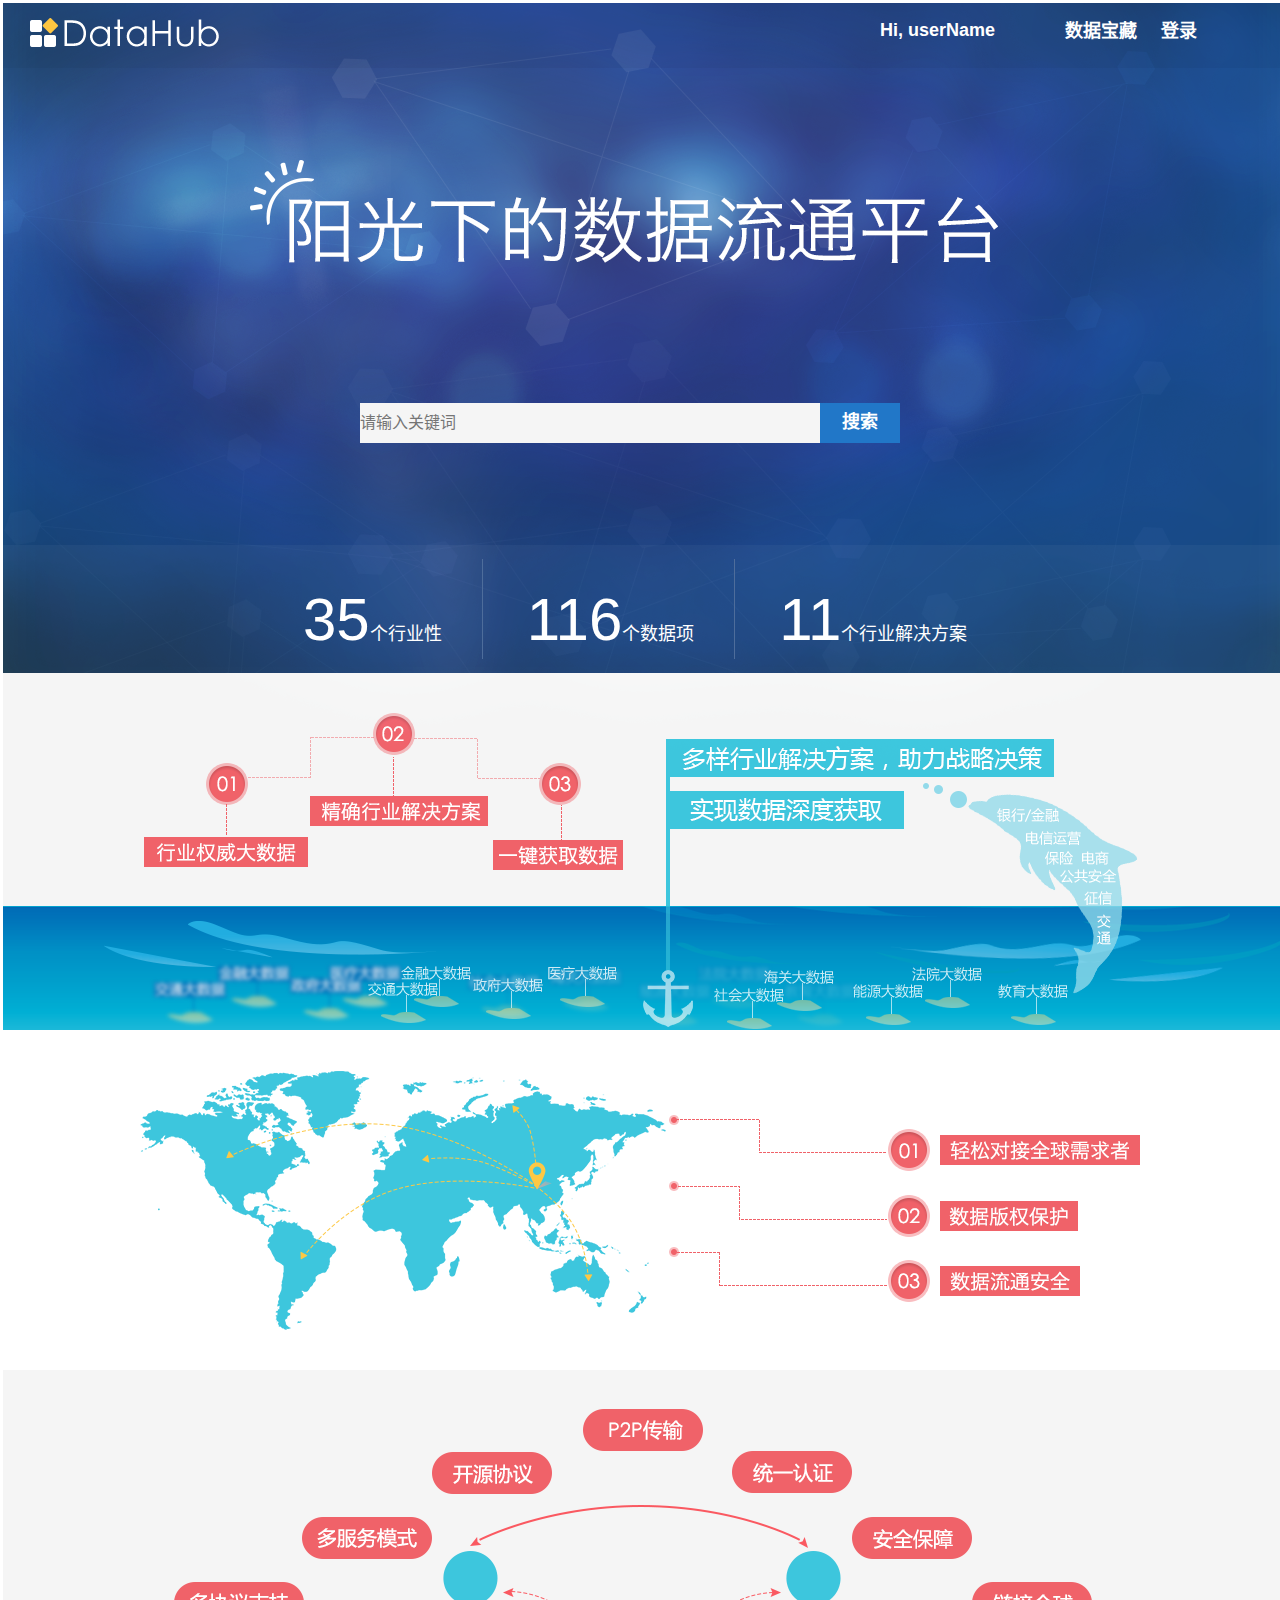
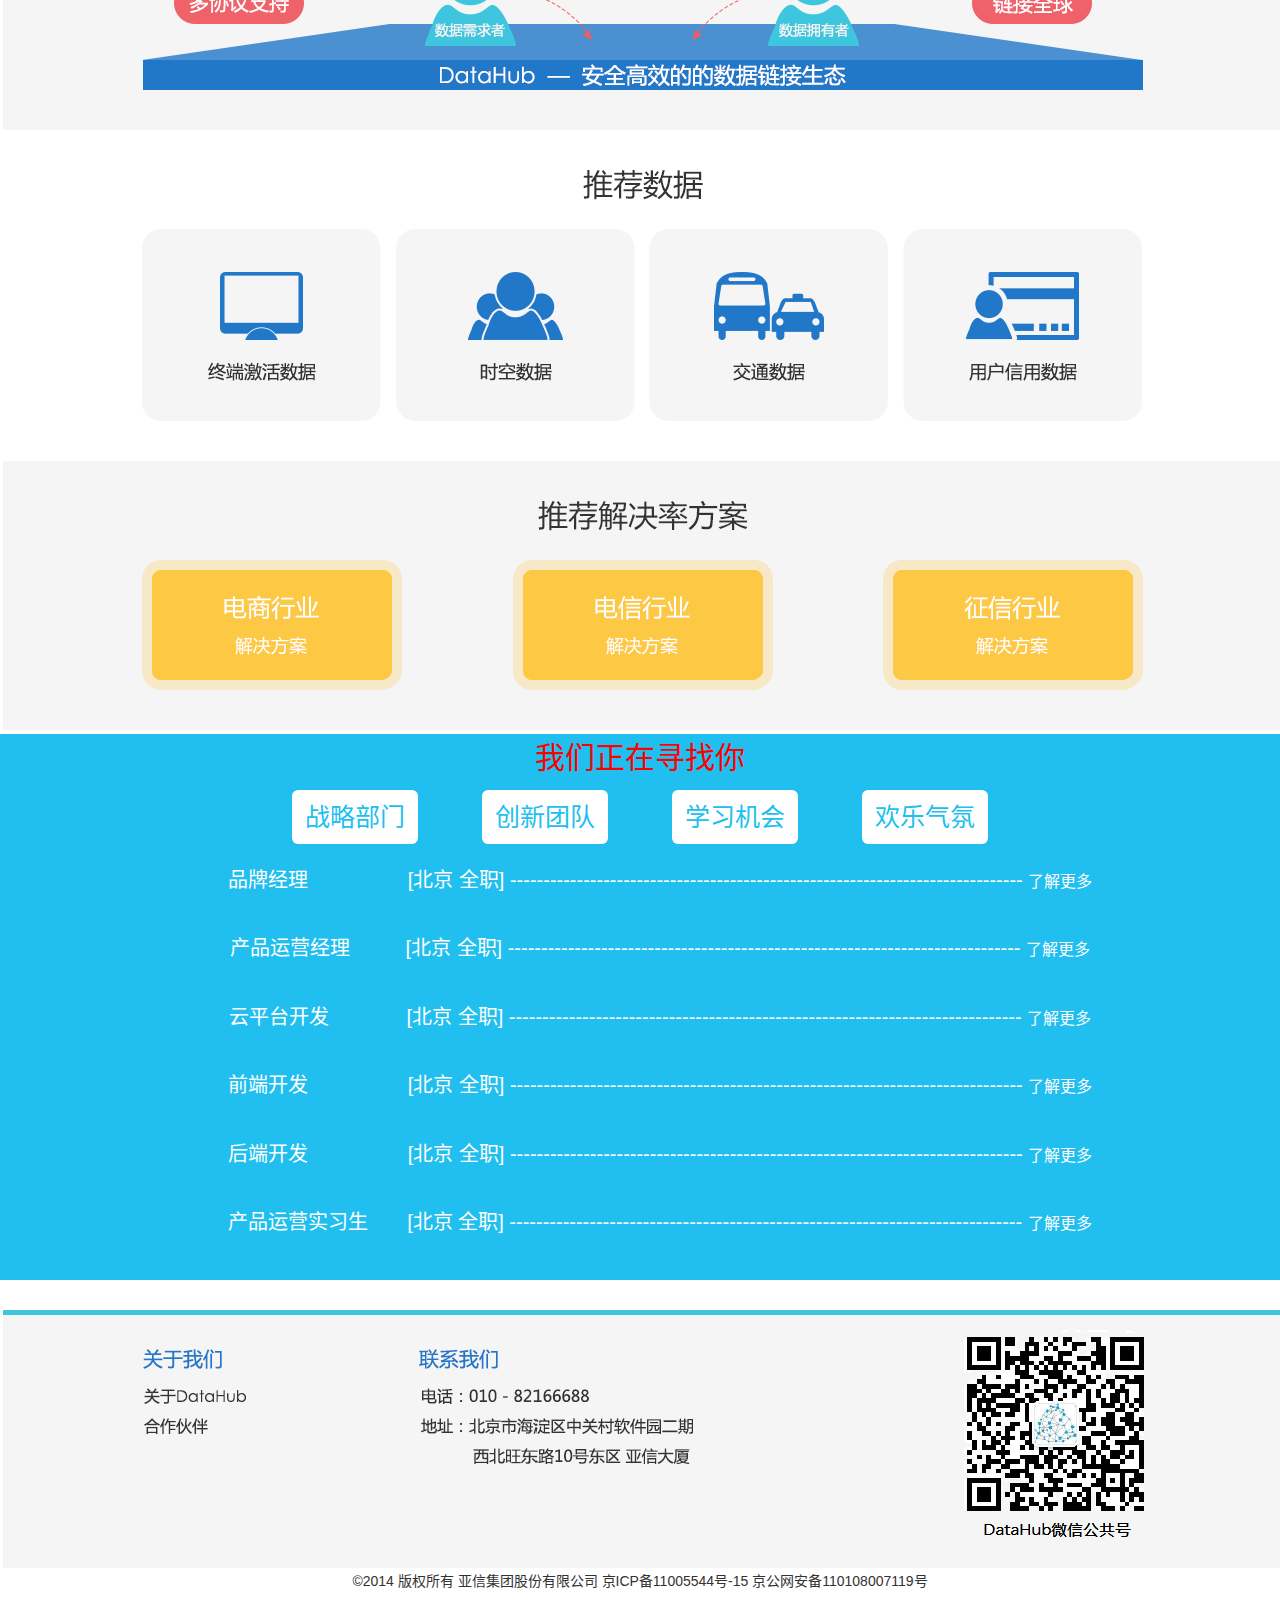
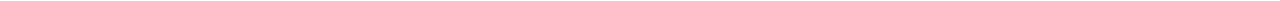
<file: src/main/webapp/index.html>
﻿<!DOCTYPE html>
<html lang="zh-CN">
  <head>
    <meta charset="utf-8">
    <meta http-equiv="X-UA-Compatible" content="IE=edge">
    <meta name="viewport" content="width=device-width, initial-scale=1">
    <!-- 上述3个meta标签*必须*放在最前面，任何其他内容都*必须*跟随其后！ -->
    <title>DataHub</title>
	<link href="assets/img/asiainfo-logo.ico" type="image/x-icon" rel="shortcut icon">
    <!-- Bootstrap -->
    <link href="assets/css/bootstrap.min.css" rel="stylesheet">
	<script type="text/javascript" src="assets/jquery/jquery-1.11.3.min.js"></script>
	<script type="text/javascript" src="assets/js/bootstrap.min.js"></script>
    <!-- HTML5 shim and Respond.js for IE8 support of HTML5 elements and media queries -->
    <!-- WARNING: Respond.js doesn't work if you view the page via file:// -->
    <!--[if lt IE 9]>
      <script src="//cdn.bootcss.com/html5shiv/3.7.2/html5shiv.min.js"></script>
      <script src="//cdn.bootcss.com/respond.js/1.4.2/respond.min.js"></script>
    <![endif]-->
    
		
<style>
		body,button, input, select, textarea,h1 ,h2, h3, h4, h5, h6 {
			font-family: "Helvetica Neue",Helvetica,Arial,"Hiragino Sans GB","Hiragino Sans GB W3","Microsoft YaHei UI","Microsoft YaHei","WenQuanYi Micro Hei",sans-serif;
		}
		body {
			background-color: white;
		}
		.main-header {
			position:absolute;
			height:65px;
			width:1280px;
			opacity:0.04;
			background-color:#000;
			top: 3px;
			left: 3px;
		}
		.main-image-logo {
			position:absolute;
			left:30px;
			top:15px;
			padding-top: 3px;
		}
		
		.userinfo {
			position:absolute;
			right:285px;
			top:15px;
			font-size:18px;
			color:white;
			padding-top: 3px;
			font-weight:bold;
		}
		.main-baozang {
			position:absolute;
			right:130px;
			top:15px;
			font-size:18px;
			color:white;
			padding-top: 3px;
			font-weight:bold;
		}
		.main-baozang:hover{
			background-color:#4b90d1;
			text-decoration:none; 
			opacity:0.9;
		}
		.main-login {
			top:15px;
			position:absolute;
			right:70px;
			font-size:18px;
			color:white;
			font-weight:bold;
			padding-top: 3px;
		}
		.main-login:hover{
			background-color:#4b90d1;
			text-decoration:none; 
			opacity:0.9;
		}
		.search-form {
			top:400px;
			position:absolute;
			left:360px;
			padding-top: 3px;
		}
		.search-input{
			font-size:16px;
			color:#333;
			width:460px;
			height:40px;
			background-color:#f5f5f5;
			border:0px;
			margin:0px;
			padding:0px;
		}
		.search-btn{
			background-color:#2177c8;
			font-size:18px;
			font-weight:bold;
			color:#ffffff;
			float:right;
			width:80px;
			height:40px;
			border-radius:0px;
			border:0px;
			margin:0px;
			padding:0px;
		}
		.search-btn:hover{
			background-color:#4b90d1;
		}
		
		.report-background{
			position:absolute;
			height:130px;
			width:1280px;
			background-color:#f5f5f5;
			opacity:0.04;
			top: 545px;
			left: 3px;
		}
		.report{
			position:absolute;
			height:130px;
			width:1280px;
			top: 545px;
			left: 3px;
		}
		.report-num{
			font-size:60px;
			color:#ffffff;
		}
		
		.report-text{
			font-size:18px;
			color:#ffffff;
		}
		
		.main-image-0 {
			padding-top: 3px;
			padding-left: 3px;
			padding-right: 3px;
		}
		.main-image-1 {
			padding-bottom: 3px;
			padding-left: 3px;
			padding-right: 3px;
		}
		.table-zhaopin {
			padding: 3px;
			margin-bottom: 30px;
			font-size: 18px;
			color: inherit;
			background-color: #20BFEF;
		}
		.looking-info {
			padding: 10px;
			font-size: 15px;
			background-color: white;
			border-radius: 6px;
			text-align: center;
			color: #20BFEF;
			background-color: #20BFEF;
		}
		.looking-info span {
			padding: 13px;
			margin: 30px;
			font-size: 25px;
			background-color: white;
			border-radius: 6px;
			color: #20BFEF;
		}
		.looking-info li {
			padding: 10px;
			margin: 20px;
			font-size: 20px;
			color: white;
			position: relative;
			display: block;
		}
		.looking-info li a {
			font-size: 16px;
			color: white;
		}
	</style>
<style class="firebugResetStyles" type="text/css" charset="utf-8">/* See license.txt for terms of usage */
/** reset styling **/
.firebugResetStyles {
    z-index: 2147483646 !important;
    top: 0 !important;
    left: 0 !important;
    display: block !important;
    border: 0 none !important;
    margin: 0 !important;
    padding: 0 !important;
    outline: 0 !important;
    min-width: 0 !important;
    max-width: none !important;
    min-height: 0 !important;
    max-height: none !important;
    position: fixed !important;
    transform: rotate(0deg) !important;
    transform-origin: 50% 50% !important;
    border-radius: 0 !important;
    box-shadow: none !important;
    background: transparent none !important;
    pointer-events: none !important;
    white-space: normal !important;
}
style.firebugResetStyles {
    display: none !important;
}

.firebugBlockBackgroundColor {
    background-color: transparent !important;
}

.firebugResetStyles:before, .firebugResetStyles:after {
    content: "" !important;
}
/**actual styling to be modified by firebug theme**/
.firebugCanvas {
    display: none !important;
}

/* * * * * * * * * * * * * * * * * * * * * * * * * * * * * * * * * * * * * * * * * * * * * * * * */
.firebugLayoutBox {
    width: auto !important;
    position: static !important;
}

.firebugLayoutBoxOffset {
    opacity: 0.8 !important;
    position: fixed !important;
}

.firebugLayoutLine {
    opacity: 0.4 !important;
    background-color: #000000 !important;
}

.firebugLayoutLineLeft, .firebugLayoutLineRight {
    width: 1px !important;
    height: 100% !important;
}

.firebugLayoutLineTop, .firebugLayoutLineBottom {
    width: 100% !important;
    height: 1px !important;
}

.firebugLayoutLineTop {
    margin-top: -1px !important;
    border-top: 1px solid #999999 !important;
}

.firebugLayoutLineRight {
    border-right: 1px solid #999999 !important;
}

.firebugLayoutLineBottom {
    border-bottom: 1px solid #999999 !important;
}

.firebugLayoutLineLeft {
    margin-left: -1px !important;
    border-left: 1px solid #999999 !important;
}

/* * * * * * * * * * * * * * * * * * * * * * * * * * * * * * * * * * * * * * * * * * * * * * * * */
.firebugLayoutBoxParent {
    border-top: 0 none !important;
    border-right: 1px dashed #E00 !important;
    border-bottom: 1px dashed #E00 !important;
    border-left: 0 none !important;
    position: fixed !important;
    width: auto !important;
}

.firebugRuler{
    position: absolute !important;
}

.firebugRulerH {
    top: -15px !important;
    left: 0 !important;
    width: 100% !important;
    height: 14px !important;
    background: url("data:image/png,%89PNG%0D%0A%1A%0A%00%00%00%0DIHDR%00%00%13%88%00%00%00%0E%08%02%00%00%00L%25a%0A%00%00%00%04gAMA%00%00%D6%D8%D4OX2%00%00%00%19tEXtSoftware%00Adobe%20ImageReadyq%C9e%3C%00%00%04%F8IDATx%DA%EC%DD%D1n%E2%3A%00E%D1%80%F8%FF%EF%E2%AF2%95%D0D4%0E%C1%14%B0%8Fa-%E9%3E%CC%9C%87n%B9%81%A6W0%1C%A6i%9A%E7y%0As8%1CT%A9R%A5J%95*U%AAT%A9R%A5J%95*U%AAT%A9R%A5J%95*U%AAT%A9R%A5J%95*U%AAT%A9R%A5J%95*U%AAT%A9R%A5J%95*U%AAT%A9R%A5J%95*U%AATE9%FE%FCw%3E%9F%AF%2B%2F%BA%97%FDT%1D~K(%5C%9D%D5%EA%1B%5C%86%B5%A9%BDU%B5y%80%ED%AB*%03%FAV9%AB%E1%CEj%E7%82%EF%FB%18%BC%AEJ8%AB%FA'%D2%BEU9%D7U%ECc0%E1%A2r%5DynwVi%CFW%7F%BB%17%7Dy%EACU%CD%0E%F0%FA%3BX%FEbV%FEM%9B%2B%AD%BE%AA%E5%95v%AB%AA%E3E5%DCu%15rV9%07%B5%7F%B5w%FCm%BA%BE%AA%FBY%3D%14%F0%EE%C7%60%0EU%AAT%A9R%A5J%95*U%AAT%A9R%A5J%95*U%AAT%A9R%A5J%95*U%AAT%A9R%A5J%95*U%AAT%A9R%A5JU%88%D3%F5%1F%AE%DF%3B%1B%F2%3E%DAUCNa%F92%D02%AC%7Dm%F9%3A%D4%F2%8B6%AE*%BF%5C%C2Ym~9g5%D0Y%95%17%7C%C8c%B0%7C%18%26%9CU%CD%13i%F7%AA%90%B3Z%7D%95%B4%C7%60%E6E%B5%BC%05%B4%FBY%95U%9E%DB%FD%1C%FC%E0%9F%83%7F%BE%17%7DkjMU%E3%03%AC%7CWj%DF%83%9An%BCG%AE%F1%95%96yQ%0Dq%5Dy%00%3Et%B5'%FC6%5DS%95pV%95%01%81%FF'%07%00%00%00%00%00%00%00%00%00%F8x%C7%F0%BE%9COp%5D%C9%7C%AD%E7%E6%EBV%FB%1E%E0(%07%E5%AC%C6%3A%ABi%9C%8F%C6%0E9%AB%C0'%D2%8E%9F%F99%D0E%B5%99%14%F5%0D%CD%7F%24%C6%DEH%B8%E9rV%DFs%DB%D0%F7%00k%FE%1D%84%84%83J%B8%E3%BA%FB%EF%20%84%1C%D7%AD%B0%8E%D7U%C8Y%05%1E%D4t%EF%AD%95Q%BF8w%BF%E9%0A%BF%EB%03%00%00%00%00%00%00%00%00%00%B8vJ%8E%BB%F5%B1u%8Cx%80%E1o%5E%CA9%AB%CB%CB%8E%03%DF%1D%B7T%25%9C%D5(%EFJM8%AB%CC'%D2%B2*%A4s%E7c6%FB%3E%FA%A2%1E%80~%0E%3E%DA%10x%5D%95Uig%15u%15%ED%7C%14%B6%87%A1%3B%FCo8%A8%D8o%D3%ADO%01%EDx%83%1A~%1B%9FpP%A3%DC%C6'%9C%95gK%00%00%00%00%00%00%00%00%00%20%D9%C9%11%D0%C0%40%AF%3F%EE%EE%92%94%D6%16X%B5%BCMH%15%2F%BF%D4%A7%C87%F1%8E%F2%81%AE%AAvzr%DA2%ABV%17%7C%E63%83%E7I%DC%C6%0Bs%1B%EF6%1E%00%00%00%00%00%00%00%00%00%80cr%9CW%FF%7F%C6%01%0E%F1%CE%A5%84%B3%CA%BC%E0%CB%AA%84%CE%F9%BF)%EC%13%08WU%AE%AB%B1%AE%2BO%EC%8E%CBYe%FE%8CN%ABr%5Dy%60~%CFA%0D%F4%AE%D4%BE%C75%CA%EDVB%EA(%B7%F1%09g%E5%D9%12%00%00%00%00%00%00%00%00%00H%F6%EB%13S%E7y%5E%5E%FB%98%F0%22%D1%B2'%A7%F0%92%B1%BC%24z3%AC%7Dm%60%D5%92%B4%7CEUO%5E%F0%AA*%3BU%B9%AE%3E%A0j%94%07%A0%C7%A0%AB%FD%B5%3F%A0%F7%03T%3Dy%D7%F7%D6%D4%C0%AAU%D2%E6%DFt%3F%A8%CC%AA%F2%86%B9%D7%F5%1F%18%E6%01%F8%CC%D5%9E%F0%F3z%88%AA%90%EF%20%00%00%00%00%00%00%00%00%00%C0%A6%D3%EA%CFi%AFb%2C%7BB%0A%2B%C3%1A%D7%06V%D5%07%A8r%5D%3D%D9%A6%CAu%F5%25%CF%A2%99%97zNX%60%95%AB%5DUZ%D5%FBR%03%AB%1C%D4k%9F%3F%BB%5C%FF%81a%AE%AB'%7F%F3%EA%FE%F3z%94%AA%D8%DF%5B%01%00%00%00%00%00%00%00%00%00%8E%FB%F3%F2%B1%1B%8DWU%AAT%A9R%A5J%95*U%AAT%A9R%A5J%95*U%AAT%A9R%A5J%95*U%AAT%A9R%A5J%95*U%AAT%A9R%A5J%95*U%AAT%A9R%A5J%95*U%AAT%A9R%A5J%95*UiU%C7%BBe%E7%F3%B9%CB%AAJ%95*U%AAT%A9R%A5J%95*U%AAT%A9R%A5J%95*U%AAT%A9R%A5J%95*U%AAT%A9R%A5J%95*U%AAT%A9R%A5J%95*U%AAT%A9R%A5J%95*U%AAT%A9R%A5*%AAj%FD%C6%D4%5Eo%90%B5Z%ADV%AB%D5j%B5Z%ADV%AB%D5j%B5Z%ADV%AB%D5j%B5Z%ADV%AB%D5j%B5Z%ADV%AB%D5j%B5Z%ADV%AB%D5j%B5Z%ADV%AB%D5j%B5%86%AF%1B%9F%98%DA%EBm%BBV%AB%D5j%B5Z%ADV%AB%D5j%B5Z%ADV%AB%D5j%B5Z%ADV%AB%D5j%B5Z%ADV%AB%D5j%B5Z%ADV%AB%D5j%B5Z%ADV%AB%D5j%B5Z%AD%D6%E4%F58%01%00%00%00%00%00%00%00%00%00%00%00%00%00%40%85%7F%02%0C%008%C2%D0H%16j%8FX%00%00%00%00IEND%AEB%60%82") repeat-x !important;
    border-top: 1px solid #BBBBBB !important;
    border-right: 1px dashed #BBBBBB !important;
    border-bottom: 1px solid #000000 !important;
}

.firebugRulerV {
    top: 0 !important;
    left: -15px !important;
    width: 14px !important;
    height: 100% !important;
    background: url("data:image/png,%89PNG%0D%0A%1A%0A%00%00%00%0DIHDR%00%00%00%0E%00%00%13%88%08%02%00%00%00%0E%F5%CB%10%00%00%00%04gAMA%00%00%D6%D8%D4OX2%00%00%00%19tEXtSoftware%00Adobe%20ImageReadyq%C9e%3C%00%00%06~IDATx%DA%EC%DD%D1v%A20%14%40Qt%F1%FF%FF%E4%97%D9%07%3BT%19%92%DC%40(%90%EEy%9A5%CB%B6%E8%F6%9Ac%A4%CC0%84%FF%DC%9E%CF%E7%E3%F1%88%DE4%F8%5D%C7%9F%2F%BA%DD%5E%7FI%7D%F18%DDn%BA%C5%FB%DF%97%BFk%F2%10%FF%FD%B4%F2M%A7%FB%FD%FD%B3%22%07p%8F%3F%AE%E3%F4S%8A%8F%40%EEq%9D%BE8D%F0%0EY%A1Uq%B7%EA%1F%81%88V%E8X%3F%B4%CEy%B7h%D1%A2E%EBohU%FC%D9%AF2fO%8BBeD%BE%F7X%0C%97%A4%D6b7%2Ck%A5%12%E3%9B%60v%B7r%C7%1AI%8C%BD%2B%23r%00c0%B2v%9B%AD%CA%26%0C%1Ek%05A%FD%93%D0%2B%A1u%8B%16-%95q%5Ce%DCSO%8E%E4M%23%8B%F7%C2%FE%40%BB%BD%8C%FC%8A%B5V%EBu%40%F9%3B%A72%FA%AE%8C%D4%01%CC%B5%DA%13%9CB%AB%E2I%18%24%B0n%A9%0CZ*Ce%9C%A22%8E%D8NJ%1E%EB%FF%8F%AE%CAP%19*%C3%BAEKe%AC%D1%AAX%8C*%DEH%8F%C5W%A1e%AD%D4%B7%5C%5B%19%C5%DB%0D%EF%9F%19%1D%7B%5E%86%BD%0C%95%A12%AC%5B*%83%96%CAP%19%F62T%86%CAP%19*%83%96%CA%B8Xe%BC%FE)T%19%A1%17xg%7F%DA%CBP%19*%C3%BA%A52T%86%CAP%19%F62T%86%CA%B0n%A9%0CZ%1DV%C6%3D%F3%FCH%DE%B4%B8~%7F%5CZc%F1%D6%1F%AF%84%F9%0F6%E6%EBVt9%0E~%BEr%AF%23%B0%97%A12T%86%CAP%19%B4T%86%CA%B8Re%D8%CBP%19*%C3%BA%A52huX%19%AE%CA%E5%BC%0C%7B%19*CeX%B7h%A9%0C%95%E1%BC%0C%7B%19*CeX%B7T%06%AD%CB%5E%95%2B%BF.%8F%C5%97%D5%E4%7B%EE%82%D6%FB%CF-%9C%FD%B9%CF%3By%7B%19%F62T%86%CA%B0n%D1R%19*%A3%D3%CA%B0%97%A12T%86uKe%D0%EA%B02*%3F1%99%5DB%2B%A4%B5%F8%3A%7C%BA%2B%8Co%7D%5C%EDe%A8%0C%95a%DDR%19%B4T%C66%82fA%B2%ED%DA%9FC%FC%17GZ%06%C9%E1%B3%E5%2C%1A%9FoiB%EB%96%CA%A0%D5qe4%7B%7D%FD%85%F7%5B%ED_%E0s%07%F0k%951%ECr%0D%B5C%D7-g%D1%A8%0C%EB%96%CA%A0%A52T%C6)*%C3%5E%86%CAP%19%D6-%95A%EB*%95q%F8%BB%E3%F9%AB%F6%E21%ACZ%B7%22%B7%9B%3F%02%85%CB%A2%5B%B7%BA%5E%B7%9C%97%E1%BC%0C%EB%16-%95%A12z%AC%0C%BFc%A22T%86uKe%D0%EA%B02V%DD%AD%8A%2B%8CWhe%5E%AF%CF%F5%3B%26%CE%CBh%5C%19%CE%CB%B0%F3%A4%095%A1%CAP%19*Ce%A8%0C%3BO*Ce%A8%0C%95%A12%3A%AD%8C%0A%82%7B%F0v%1F%2FD%A9%5B%9F%EE%EA%26%AF%03%CA%DF9%7B%19*Ce%A8%0C%95%A12T%86%CA%B8Ze%D8%CBP%19*Ce%A8%0C%95%D1ae%EC%F7%89I%E1%B4%D7M%D7P%8BjU%5C%BB%3E%F2%20%D8%CBP%19*Ce%A8%0C%95%A12T%C6%D5*%C3%5E%86%CAP%19*Ce%B4O%07%7B%F0W%7Bw%1C%7C%1A%8C%B3%3B%D1%EE%AA%5C%D6-%EBV%83%80%5E%D0%CA%10%5CU%2BD%E07YU%86%CAP%19*%E3%9A%95%91%D9%A0%C8%AD%5B%EDv%9E%82%FFKOee%E4%8FUe%A8%0C%95%A12T%C6%1F%A9%8C%C8%3D%5B%A5%15%FD%14%22r%E7B%9F%17l%F8%BF%ED%EAf%2B%7F%CF%ECe%D8%CBP%19*Ce%A8%0C%95%E1%93~%7B%19%F62T%86%CAP%19*Ce%A8%0C%E7%13%DA%CBP%19*Ce%A8%0CZf%8B%16-Z%B4h%D1R%19f%8B%16-Z%B4h%D1R%19%B4%CC%16-Z%B4h%D1R%19%B4%CC%16-Z%B4h%D1%A2%A52%CC%16-Z%B4h%D1%A2%A52h%99-Z%B4h%D1%A2%A52h%99-Z%B4h%D1%A2EKe%98-Z%B4h%D1%A2EKe%D02%5B%B4h%D1%A2EKe%D02%5B%B4h%D1%A2E%8B%96%CA0%5B%B4h%D1%A2E%8B%96%CA%A0e%B6h%D1%A2E%8B%96%CA%A0e%B6h%D1%A2E%8B%16-%95a%B6h%D1%A2E%8B%16-%95A%CBl%D1%A2E%8B%16-%95A%CBl%D1%A2E%8B%16-Z*%C3l%D1%A2E%8B%16-Z*%83%96%D9%A2E%8B%16-Z*%83%96%D9%A2E%8B%16-Z%B4T%86%D9%A2E%8B%16-Z%B4T%06-%B3E%8B%16-Z%B4T%06-%B3E%8B%16-Z%B4h%A9%0C%B3E%8B%16-Z%B4h%A9%0CZf%8B%16-Z%B4h%A9%0CZf%8B%16-Z%B4h%D1R%19f%8B%16-Z%B4h%D1R%19%B4%CC%16-Z%B4h%D1R%19%B4%CC%16-Z%B4h%D1%A2%A52%CC%16-Z%B4h%D1%A2%A52h%99-Z%B4h%D1%A2%A52h%99-Z%B4h%D1%A2EKe%98-Z%B4h%D1%A2EKe%D02%5B%B4h%D1%A2EKe%D02%5B%B4h%D1%A2E%8B%96%CA0%5B%B4h%D1%A2E%8B%96%CA%A0e%B6h%D1%A2E%8B%96%CA%A0e%B6h%D1%A2E%8B%16-%95a%B6h%D1%A2E%8B%16-%95A%CBl%D1%A2E%8B%16-%95A%CBl%D1%A2E%8B%16-Z*%C3l%D1%A2E%8B%16-Z*%83%96%D9%A2E%8B%16-Z*%83%96%D9%A2E%8B%16-Z%B4T%86%D9%A2E%8B%16-Z%B4T%06-%B3E%8B%16-Z%B4T%06-%B3E%8B%16-Z%B4h%A9%0C%B3E%8B%16-Z%B4h%A9%0CZf%8B%16-Z%B4h%A9%0CZf%8B%16-Z%B4h%D1R%19f%8B%16-Z%B4h%D1R%19%B4%CC%16-Z%B4h%D1R%19%B4%CC%16-Z%B4h%D1%A2%A52%CC%16-Z%B4h%D1%A2%A52h%99-Z%B4h%D1%A2%A52h%99-Z%B4h%D1%A2EKe%98-Z%B4h%D1%A2EKe%D02%5B%B4h%D1%A2EKe%D02%5B%B4h%D1%A2E%8B%96%CA0%5B%B4h%D1%A2E%8B%96%CA%A0e%B6h%D1%A2E%8B%96%CA%A0e%B6h%D1%A2E%8B%16-%95a%B6h%D1%A2E%8B%16-%95A%CBl%D1%A2E%8B%16-%95A%CBl%D1%A2E%8B%16-Z*%C3l%D1%A2E%8B%16-Z*%83%96%D9%A2E%8B%16-Z*%83%96%D9%A2E%8B%16-Z%B4T%86%D9%A2E%8B%16-Z%B4T%06-%B3E%8B%16-Z%B4%AE%A4%F5%25%C0%00%DE%BF%5C'%0F%DA%B8q%00%00%00%00IEND%AEB%60%82") repeat-y !important;
    border-left: 1px solid #BBBBBB !important;
    border-right: 1px solid #000000 !important;
    border-bottom: 1px dashed #BBBBBB !important;
}

.overflowRulerX > .firebugRulerV {
    left: 0 !important;
}

.overflowRulerY > .firebugRulerH {
    top: 0 !important;
}

/* * * * * * * * * * * * * * * * * * * * * * * * * * * * * * * * * * * * * * * * * * * * * * * * */
.fbProxyElement {
    position: fixed !important;
    pointer-events: auto !important;
}
</style>
</head>
<body>
	
	<div class="main-header" ></div>
	
	<a class="main-image-logo" >
		<img class="img-responsive" alt="" src="assets/img/logo.png">
	</a>
	<span class="userinfo">Hi, userName </span>
	<a type="button" href="my/baozang.html" class="btn btn-link main-baozang">数据宝藏</a>
	<a type="button" href="login.html" class="btn btn-link main-login">登录</a>
	
	<form class="search-form" action="">
		<span class="">
			<input autocomplete="off" maxlength="255" placeholder="请输入关键词" class="search-input" name="wd" id="kw"/>
			<input type="submit" class="btn search-btn" value="搜索" id="su"/>
		</span>
	</form>
	
	<div class="report-background">
	</div>
	<span class="report">
		<span class="report-num" style="margin-left: 300px;">35</span><span class="report-text">个行业性</span><span style="margin-left:40px;font-size:90px;border-right:1px solid #4e6d9b"></span>
		<span class="report-num" style="margin-left: 40px;">116</span><span class="report-text">个数据项</span><span style="margin-left:40px;font-size:90px;border-right:1px solid #4e6d9b"></span>
		<span class="report-num" style="margin-left: 40px;">11</span><span class="report-text">个行业解决方案</span>
	</span>
	
	<div class="main-image-0">
		<img alt="" src="assets/img/banner.png">
	</div>
	
	<div class="main-image-1">
		<img alt="" src="assets/img/1.png">
	</div>

<div class="table-zhaopin">
	<p style="color:red;font-size:30px;text-align:center">我们正在寻找你</p>
	<div class="looking-info">
		<span>战略部门</span>
		<span>创新团队</span>
		<span>学习机会</span>
		<span>欢乐气氛</span>
		<ul>
 <li>品牌经理&nbsp;&nbsp;&nbsp;&nbsp;&nbsp;&nbsp;&nbsp;&nbsp;&nbsp;&nbsp;&nbsp;&nbsp;&nbsp;&nbsp;&nbsp;&nbsp;&nbsp;
[北京 全职] 
-----------------------------------------------------------------------------
  <a href="http://dataos.io/job.html?params=c_sjsj">了解更多</a></li>
			<li>产品运营经理&nbsp;&nbsp;&nbsp;&nbsp;&nbsp;&nbsp;&nbsp;&nbsp;&nbsp;&nbsp;[北京 全职] 
-----------------------------------------------------------------------------
  <a href="http://dataos.io/job.html?params=c_yyjl">了解更多</a></li>
			<li>云平台开发&nbsp;&nbsp;&nbsp;&nbsp;&nbsp;&nbsp;&nbsp;&nbsp;&nbsp;&nbsp;&nbsp;&nbsp;&nbsp;
[北京 全职] 
-----------------------------------------------------------------------------
  <a href="http://dataos.io/job.html?params=c_kkgcs">了解更多</a></li>
			<li>前端开发&nbsp;&nbsp;&nbsp;&nbsp;&nbsp;&nbsp;&nbsp;&nbsp;&nbsp;&nbsp;&nbsp;&nbsp;&nbsp;&nbsp;&nbsp;&nbsp;&nbsp;
[北京 全职] 
-----------------------------------------------------------------------------
  <a href="http://dataos.io/job.html?params=c_qdgcs">了解更多</a></li>
			<li>后端开发&nbsp;&nbsp;&nbsp;&nbsp;&nbsp;&nbsp;&nbsp;&nbsp;&nbsp;&nbsp;&nbsp;&nbsp;&nbsp;&nbsp;&nbsp;&nbsp;&nbsp;
[北京 全职] 
-----------------------------------------------------------------------------
  <a href="http://dataos.io/job.html?params=c_hdgcs">了解更多</a></li>
			<li>产品运营实习生&nbsp;&nbsp;&nbsp;&nbsp;&nbsp;&nbsp;&nbsp;[北京 全职] 
-----------------------------------------------------------------------------
  <a href="http://dataos.io/job.html?params=c_yysxs">了解更多</a></li>
		</ul>
	</div>
</div>
	<div class="main-image-1">
		<img alt="" src="assets/img/6.png">
	</div>
	<div class="container">
		<footer>
			<div align="center">
				<p>©2014 版权所有 亚信集团股份有限公司 京ICP备11005544号-15 京公网安备110108007119号</p>
			</div>
	    </footer>
	</div>
  </body>
  <script>
  	$(function(){
		//不该这样获取用户信息
		var str=location.href; //取得整个地址栏
		var num=str.indexOf("?")
		str=str.substr(num+1); //取得所有参数
		var arr=str.split("&"); //各个参数放到数组里
		var userName = "";
		for (var i = 0; i < arr.length; i++) {
		 var userIndex = arr[i].split("=");
		 if(userIndex.length == 2 && userIndex[0] == 'user'){
			userName = userIndex[1];
			console.info(userName);
			$(".main-login").remove();
			$(".main-baozang").css("right","170px");
			 $(".main-baozang").before('<a type="button" href="my/main.jsp" class="btn btn-link main-login">我的地盘</a>');
			$(".main-baozang").after('<span class="userinfo">Hi,'+userName+'</span>');
		 }
		}
  	});
  </script>
</html>
</file>
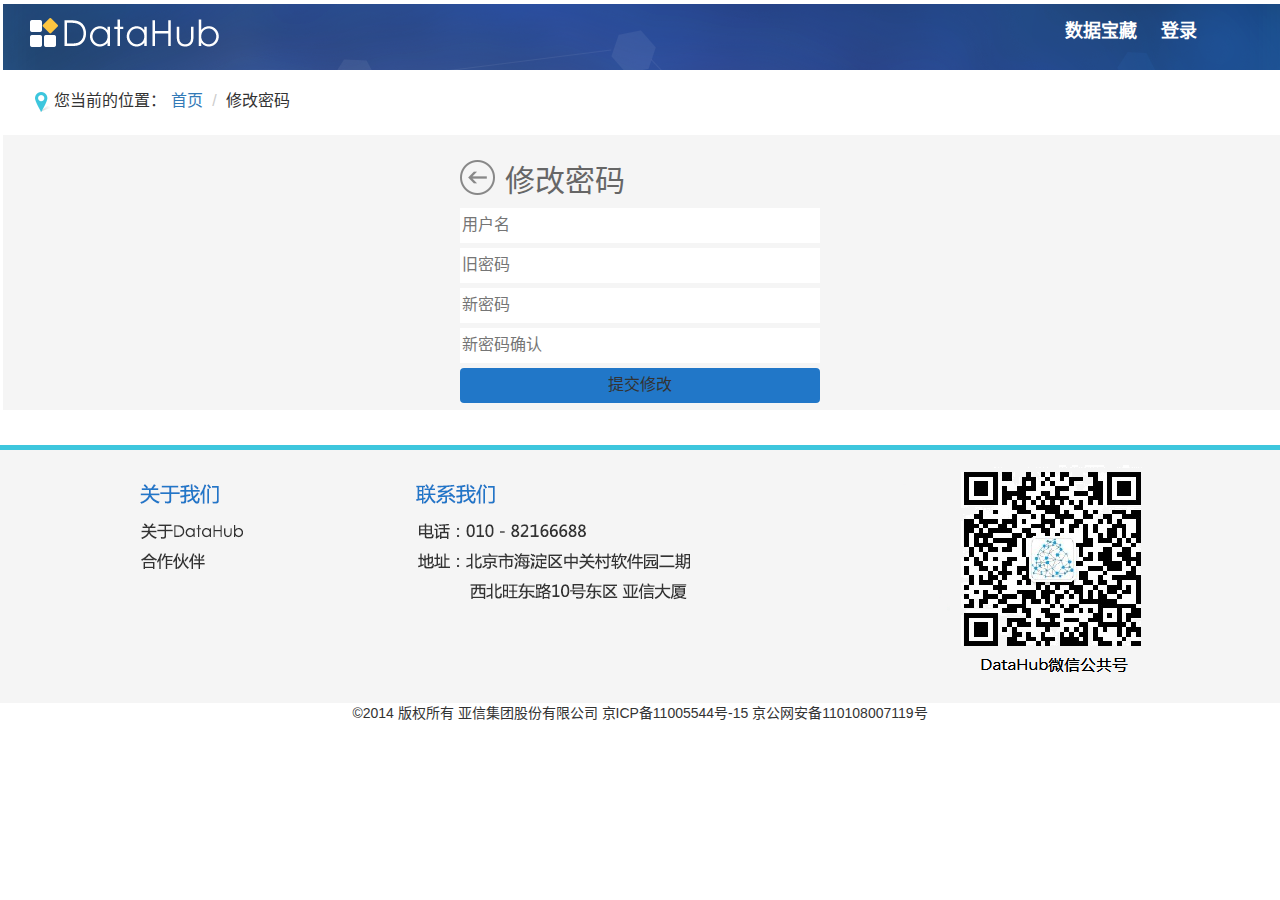
<file: src/main/webapp/editpass.html>
﻿<!DOCTYPE html>
<html lang="zh-CN">
  <head>
     <meta charset="utf-8">
    <meta http-equiv="X-UA-Compatible" content="IE=edge">
    <meta name="viewport" content="width=device-width, initial-scale=1">
    <!-- 上述3个meta标签*必须*放在最前面，任何其他内容都*必须*跟随其后！ -->
    <title>DataHub</title>
	<link href="assets/img/asiainfo-logo.ico" type="image/x-icon" rel="shortcut icon">
    <!-- Bootstrap -->
    <link href="assets/css/bootstrap.min.css" rel="stylesheet">
	<script type="text/javascript" src="assets/jquery/jquery-1.11.3.min.js"></script>
	<script type="text/javascript" src="assets/js/bootstrap.min.js"></script>
    <!-- HTML5 shim and Respond.js for IE8 support of HTML5 elements and media queries -->
    <!-- WARNING: Respond.js doesn't work if you view the page via file:// -->
    <!--[if lt IE 9]>
      <script src="//cdn.bootcss.com/html5shiv/3.7.2/html5shiv.min.js"></script>
      <script src="//cdn.bootcss.com/respond.js/1.4.2/respond.min.js"></script>
    <![endif]-->
    
    <style>
		body,button, input, select, textarea,h1 ,h2, h3, h4, h5, h6 {
			font-family: "Helvetica Neue",Helvetica,Arial,"Hiragino Sans GB","Hiragino Sans GB W3","Microsoft YaHei UI","Microsoft YaHei","WenQuanYi Micro Hei",sans-serif;
		}
		body {
			background-color: white;
		}
		.main-image-logo {
			position:absolute;
			left:30px;
			top:15px;
			padding-top: 3px;
		}
		
		.main-baozang {
			position:absolute;
			right:130px;
			top:15px;
			font-size:18px;
			color:white;
			padding-top: 3px;
			font-weight:bold;
		}
		.main-baozang:hover{
			background-color:#4b90d1;
			text-decoration:none; 
			opacity:0.9;
		}
		.main-login {
			top:15px;
			position:absolute;
			right:70px;
			font-size:18px;
			color:white;
			font-weight:bold;
			padding-top: 3px;
		}
		.main-login:hover{
			background-color:#4b90d1;
			text-decoration:none; 
			opacity:0.9;
		}
		.main-image-0 {
			padding-top: 3px;
			padding-left: 3px;
			padding-right: 3px;
		}
		.main-nav-bg {
			height:65px;
			width:1280px;
			background-color:white;
			margin-left: 3px;
		}
		.main-nav {
			top:90px;
			left:35px;
			position:absolute;
			font-size:16px;
			color:#333333;
		}
		.main-form-bg {
			height:275px;
			width:1280px;
			background-color:#f5f5f5;
			margin-left: 3px;
		}
		.main-form-bottom-bg {
			height:35px;
			width:1280px;
			background-color:white;
			margin-left: 3px;
		}
		.login-form {
			top:160px;
			left:460px;
			position:absolute;
			font-size:16px;
			color:#333333;
		}
		.login-title {
			font-size:30px;
			color:#666666;
		}
		.login-title a{
			margin-right:10px;
			background:url(assets/img/back.png);
		}
		.login-title #icon{
			float: left;
			width:35px;
			height:35px;
			margin-right:10px;
			background:url(assets/img/back.png) no-repeat;
		}
		.login-title #icon:hover{
			background:url(assets/img/back_hover.png) no-repeat;
		}
		.email-add{
			width:360px;
			height:170px;
			background-color:#ffffff;
			border:1px #e5e5e5;
		}
		.email-content{
			font-size:24px;
			color:#000000;
			left: 50px;
		    position: relative;
		    top: -120px;
		}
		.email-content a{
			margin-top:40px;
			color:#f06269;
		}
		#user_login,#old_pwd,#new_pwd,#new_pwd_confirm,#submitdiv{
			background-color: #ffffff;
		    border: 1px none;
		    height: 35px;
		    margin-top: 5px;
		    margin-bottom: 5px;
		    width: 360px;
		}
		#user_login input,#old_pwd input,#new_pwd input,#new_pwd_confirm input,#submitdiv input{
		    border: 0px;
		     height: 35px;
    		width: 360px;
		}
		#editpass{
			background-color: #2177c8;
		    font-size: 16px;
		    height: 40px;
		    width: 360px;
		}
	</style>
</head>
<body>
	
	<a class="main-image-logo" >
		<img class="img-responsive" alt="" src="assets/img/logo.png">
	</a>
	<a type="button" href="my/baozang.jsp" class="btn btn-link main-baozang">数据宝藏</a>
	<a type="button" href="login.html" class="btn btn-link main-login">登录</a>
	
	<div class="main-image-0">
		<img alt="" src="assets/img/header.png">
	</div>
	
	<div class="main-nav-bg" ></div>
	<div class="main-nav" ><img alt="" src="assets/img/location.png">&nbsp;您当前的位置：
		<span class="breadcrumb" style="background-color:white;padding:0px">
	  		<li><a href="index.jsp">首页</a></li>
	  		<li>修改密码</li>
		</span>
	</div>
	
	<div class="main-form-bg" ></div>
	<div class="main-form-bottom-bg" ></div>
	
	
	<form class="login-form" method="post" action="">
		<div class="login-title"><a id="icon" href="login.html"></a><span>修改密码</span></div>
		
		<div id="user_login">
    		<input name="loginName" type="text" placeholder="用户名"></input>
    	</div>
		<div id="old_pwd">
    		<input name="old_pwd" class="" type="password" placeholder="旧密码"></input>
    	</div>
    	<div id="new_pwd">
    		<input name="new_pwd" class="" type="password" placeholder="新密码"></input>
    	</div>
    	<div id="new_pwd_confirm">
    		<input name="new_pwd_confirm" class="" type="password" placeholder="新密码确认"></input>
    	</div>
    	<div id="submitdiv">
    		<input id="editpass" type="button" class="btn btn-default" value="提交修改">
        </div>
        
	</form>
    
    
	<div class="main-image-1">
		<img alt="" src="assets/img/6.png">
	</div>
	<div class="container">
		<footer>
			<div align="center">
				<p>©2014 版权所有 亚信集团股份有限公司 京ICP备11005544号-15 京公网安备110108007119号</p>
			</div>
	    </footer>
	</div>
  </body>
  <script type="text/javascript">
  $(function(){
	  $("#editpass").click(function(){
		  var data = {};
		  data.loginName = $("input[name=loginName]").val();
		  data.pwd = $("input[name=old_pwd]").val();
		  data.newPwd = $("input[name=new_pwd]").val();
		  data.new_pwd_confirm=$("input[name=new_pwd_confirm]").val();
		  if (data.newPwd == data.new_pwd_confirm) {
			  $.post("datahub/userAction!changePwd.action",data,function(result) {
				  console.info(result);
			  },"json");
		  }else{
			  alert("确认密码错误！");
		  }
	  });
  });
  //
  </script>
</html>
</file>
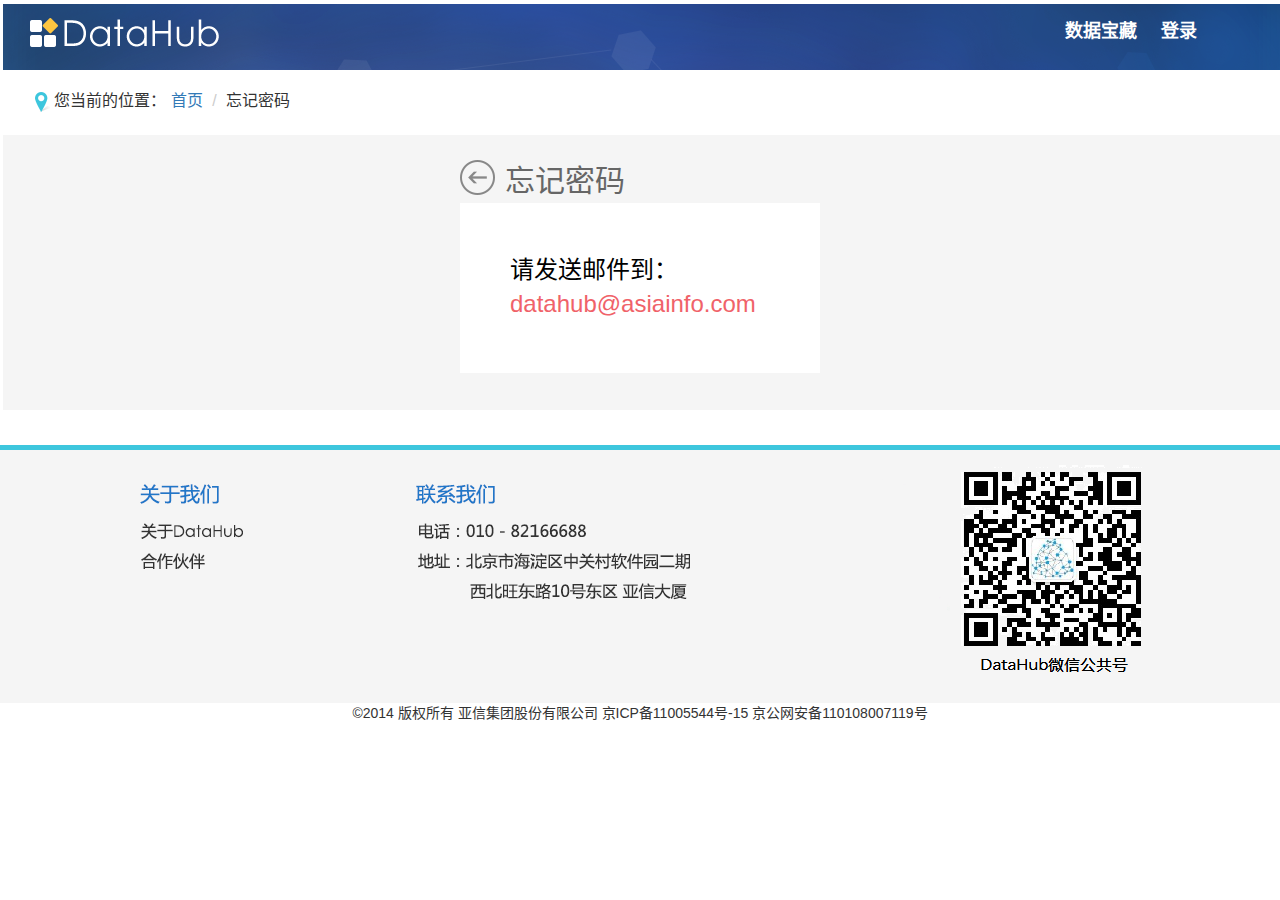
<file: src/main/webapp/forgetpass.html>
﻿<!DOCTYPE html>
<html lang="zh-CN">
  <head>
     <meta charset="utf-8">
    <meta http-equiv="X-UA-Compatible" content="IE=edge">
    <meta name="viewport" content="width=device-width, initial-scale=1">
    <!-- 上述3个meta标签*必须*放在最前面，任何其他内容都*必须*跟随其后！ -->
    <title>DataHub</title>
	<link href="assets/img/asiainfo-logo.ico" type="image/x-icon" rel="shortcut icon">
    <!-- Bootstrap -->
    <link href="assets/css/bootstrap.min.css" rel="stylesheet">
	<script type="text/javascript" src="assets/jquery/jquery-1.11.3.min.js"></script>
	<script type="text/javascript" src="assets/js/bootstrap.min.js"></script>
    <!-- HTML5 shim and Respond.js for IE8 support of HTML5 elements and media queries -->
    <!-- WARNING: Respond.js doesn't work if you view the page via file:// -->
    <!--[if lt IE 9]>
      <script src="//cdn.bootcss.com/html5shiv/3.7.2/html5shiv.min.js"></script>
      <script src="//cdn.bootcss.com/respond.js/1.4.2/respond.min.js"></script>
    <![endif]-->
    
    <style>
		body,button, input, select, textarea,h1 ,h2, h3, h4, h5, h6 {
			font-family: "Helvetica Neue",Helvetica,Arial,"Hiragino Sans GB","Hiragino Sans GB W3","Microsoft YaHei UI","Microsoft YaHei","WenQuanYi Micro Hei",sans-serif;
		}
		body {
			background-color: white;
		}
		.main-image-logo {
			position:absolute;
			left:30px;
			top:15px;
			padding-top: 3px;
		}
		
		.main-baozang {
			position:absolute;
			right:130px;
			top:15px;
			font-size:18px;
			color:white;
			padding-top: 3px;
			font-weight:bold;
		}
		.main-baozang:hover{
			background-color:#4b90d1;
			text-decoration:none; 
			opacity:0.9;
		}
		.main-login {
			top:15px;
			position:absolute;
			right:70px;
			font-size:18px;
			color:white;
			font-weight:bold;
			padding-top: 3px;
		}
		.main-login:hover{
			background-color:#4b90d1;
			text-decoration:none; 
			opacity:0.9;
		}
		.main-image-0 {
			padding-top: 3px;
			padding-left: 3px;
			padding-right: 3px;
		}
		.main-nav-bg {
			height:65px;
			width:1280px;
			background-color:white;
			margin-left: 3px;
		}
		.main-nav {
			top:90px;
			left:35px;
			position:absolute;
			font-size:16px;
			color:#333333;
		}
		.main-form-bg {
			height:275px;
			width:1280px;
			background-color:#f5f5f5;
			margin-left: 3px;
		}
		.main-form-bottom-bg {
			height:35px;
			width:1280px;
			background-color:white;
			margin-left: 3px;
		}
		.login-form {
			top:160px;
			left:460px;
			position:absolute;
			font-size:16px;
			color:#333333;
		}
		.login-title {
			font-size:30px;
			color:#666666;
		}
		.login-title a{
			margin-right:10px;
			background:url(assets/img/back.png);
		}
		.login-title #icon{
			float: left;
			width:35px;
			height:35px;
			margin-right:10px;
			background:url(assets/img/back.png) no-repeat;
		}
		.login-title #icon:hover{
			background:url(assets/img/back_hover.png) no-repeat;
		}
		.email-add{
			width:360px;
			height:170px;
			background-color:#ffffff;
			border:1px #e5e5e5;
		}
		.email-content{
			font-size:24px;
			color:#000000;
			left: 50px;
		    position: relative;
		    top: -120px;
		}
		.email-content a{
			margin-top:40px;
			color:#f06269;
		}
	</style>
</head>
<body>
	
	<a class="main-image-logo" >
		<img class="img-responsive" alt="" src="assets/img/logo.png">
	</a>
	<a type="button" href="my/baozang.jsp" class="btn btn-link main-baozang">数据宝藏</a>
	<a type="button" href="login.html" class="btn btn-link main-login">登录</a>
	
	<div class="main-image-0">
		<img alt="" src="assets/img/header.png">
	</div>
	
	<div class="main-nav-bg" ></div>
	<div class="main-nav" ><img alt="" src="assets/img/location.png">&nbsp;您当前的位置：
		<span class="breadcrumb" style="background-color:white;padding:0px">
	  		<li><a href="index.jsp">首页</a></li>
	  		<li>忘记密码</li>
		</span>
	</div>
	
	<div class="main-form-bg" ></div>
	<div class="main-form-bottom-bg" ></div>
	
	<form class="login-form" method="post" action="">
		<div class="login-title"><a id="icon" href="login.html"></a><span>忘记密码</span></div>
		<div class="email-add">
		</div>
		<div class="email-content">
			<div >
				请发送邮件到：
			</div>
			<a href="mailto:datahub@asiainfo.com">datahub@asiainfo.com</a>
		</div>
	</form>
	<div class="main-image-1">
		<img alt="" src="assets/img/6.png">
	</div>
	<div class="container">
		<footer>
			<div align="center">
				<p>©2014 版权所有 亚信集团股份有限公司 京ICP备11005544号-15 京公网安备110108007119号</p>
			</div>
	    </footer>
	</div>
  </body>
  <script type="text/javascript">
  </script>
</html>
</file>
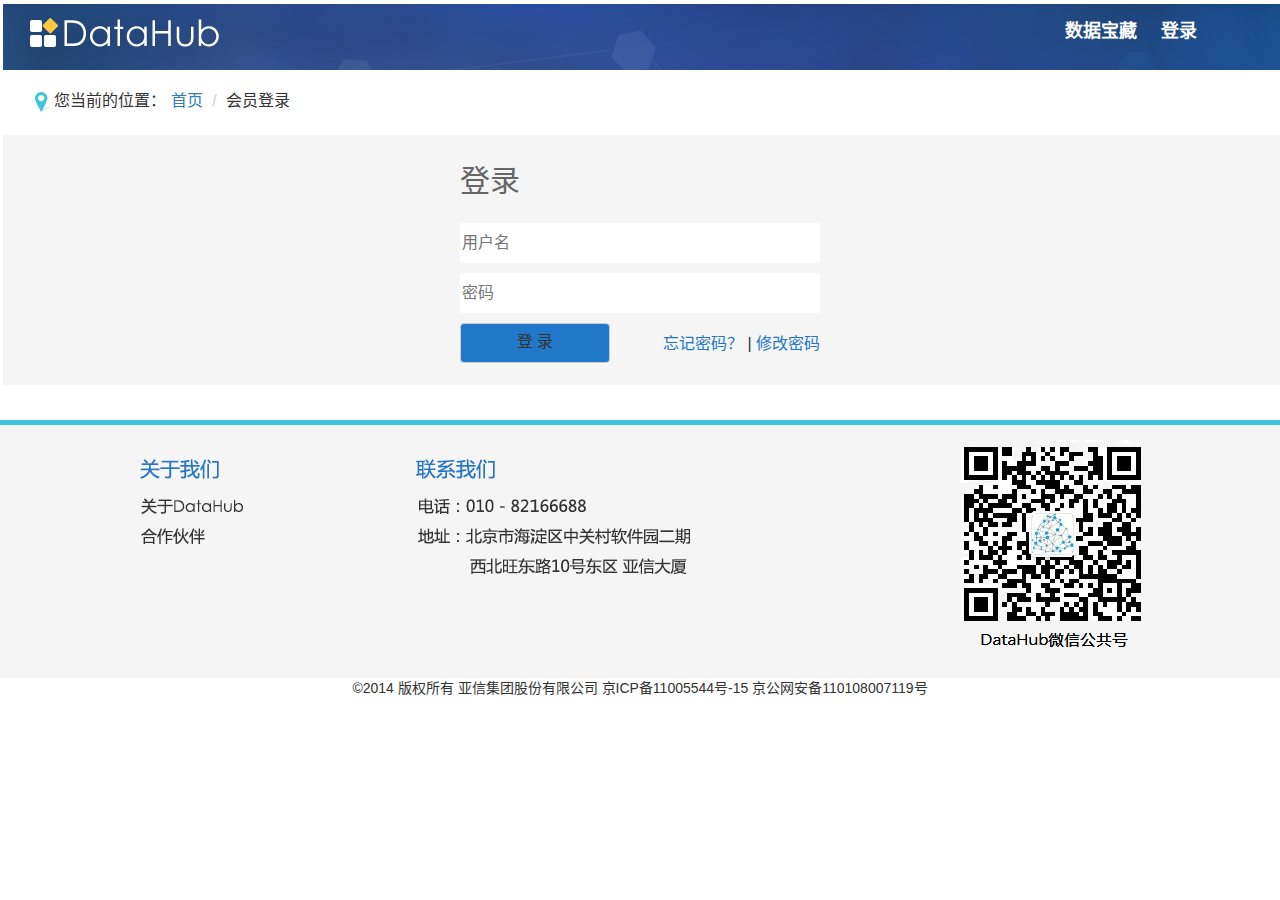
<file: src/main/webapp/login.html>
﻿<!DOCTYPE html>
<html lang="zh-CN">
  <head>
     <meta charset="utf-8">
    <meta http-equiv="X-UA-Compatible" content="IE=edge">
    <meta name="viewport" content="width=device-width, initial-scale=1">
    <!-- 上述3个meta标签*必须*放在最前面，任何其他内容都*必须*跟随其后！ -->
    <title>DataHub</title>
	<link href="assets/img/asiainfo-logo.ico" type="image/x-icon" rel="shortcut icon">
    <!-- Bootstrap -->
    <link href="assets/css/bootstrap.min.css" rel="stylesheet">
	<script type="text/javascript" src="assets/jquery/jquery-1.11.3.min.js"></script>
	<script type="text/javascript" src="assets/js/bootstrap.min.js"></script>
    <!-- HTML5 shim and Respond.js for IE8 support of HTML5 elements and media queries -->
    <!-- WARNING: Respond.js doesn't work if you view the page via file:// -->
    <!--[if lt IE 9]>
      <script src="//cdn.bootcss.com/html5shiv/3.7.2/html5shiv.min.js"></script>
      <script src="//cdn.bootcss.com/respond.js/1.4.2/respond.min.js"></script>
    <![endif]-->
    
    <style>
		body,button, input, select, textarea,h1 ,h2, h3, h4, h5, h6 {
			font-family: "Helvetica Neue",Helvetica,Arial,"Hiragino Sans GB","Hiragino Sans GB W3","Microsoft YaHei UI","Microsoft YaHei","WenQuanYi Micro Hei",sans-serif;
		}
		body {
			background-color: white;
		}
		.main-image-logo {
			position:absolute;
			left:30px;
			top:15px;
			padding-top: 3px;
		}
		
		.main-baozang {
			position:absolute;
			right:130px;
			top:15px;
			font-size:18px;
			color:white;
			padding-top: 3px;
			font-weight:bold;
		}
		.main-baozang:hover{
			background-color:#4b90d1;
			text-decoration:none; 
			opacity:0.9;
		}
		.main-login {
			top:15px;
			position:absolute;
			right:70px;
			font-size:18px;
			color:white;
			font-weight:bold;
			padding-top: 3px;
		}
		.main-login:hover{
			background-color:#4b90d1;
			text-decoration:none; 
			opacity:0.9;
		}
		.main-image-0 {
			padding-top: 3px;
			padding-left: 3px;
			padding-right: 3px;
		}
		.main-nav-bg {
			height:65px;
			width:1280px;
			background-color:white;
			margin-left: 3px;
		}
		.main-nav {
			top:90px;
			left:35px;
			position:absolute;
			font-size:16px;
			color:#333333;
		}
		.main-form-bg {
			height:250px;
			width:1280px;
			background-color:#f5f5f5;
			margin-left: 3px;
		}
		.main-form-bottom-bg {
			height:35px;
			width:1280px;
			background-color:white;
			margin-left: 3px;
		}
		.login-form {
			top:160px;
			left:460px;
			position:absolute;
			font-size:16px;
			color:#333333;
		}
		.login-title {
			font-size:30px;
			color:#666666;
			margin-bottom:20px;
		}
		#user_login input,#user_pwd input{
			border:0px;
			 height: 40px;
    width: 360px;
		}
		#user_login{
/* 			background: url(assets/img/user.png); 
			no-repeat scroll 6px center / 22px 22px #fff;*/
			height: 40px;
    		width: 360px;
    		background-color:#ffffff;
    		border:1px;
		}
		#user_pwd{
    		margin-top:10px;
    		border:1px;
/* 			background: url(assets/img/pass.png); 
			no-repeat scroll 6px center / 22px 22px #fff;*/
			height: 40px;
    		width: 360px;
    		background-color: #ffffff;
		}
		#submit{
			width:150px;
			height:40px;
			background-color:#2177c8;
			font-size:16px;
			font-color:#ffffff;
		}
		#submit:hover{
			background-color:#4b90d1;
		}
		#forgetpwd,#editpwd{
			font-size:16px;
			color:#2177c8;
		}
	</style>
</head>
<body>
	
	<a class="main-image-logo" >
		<img class="img-responsive" alt="" src="assets/img/logo.png">
	</a>
	<a type="button" href="my/baozang.jsp" class="btn btn-link main-baozang">数据宝藏</a>
	<a type="button" href="login.html" class="btn btn-link main-login">登录</a>
	
	<div class="main-image-0">
		<img alt="" src="assets/img/header.png">
	</div>
	
	<div class="main-nav-bg" ></div>
	<div class="main-nav" ><img alt="" src="assets/img/location.png">&nbsp;您当前的位置：
		<span class="breadcrumb" style="background-color:white;padding:0px">
	  		<li><a href="index.jsp">首页</a></li>
	  		<li>会员登录</li>
		</span>
	</div>
	
	<div class="main-form-bg" ></div>
	<div class="main-form-bottom-bg" ></div>
    <form class="login-form" method="post" action="">
    	<div class="login-title">登录</div>
    	<div id="user_login">
    		<input name="loginName" type="text" placeholder="用户名"></input>
    	</div>
    	<div id="user_pwd">
			<input name="pwd" class="" type="password" placeholder="密码"></input>
    	</div>
    	<div style="margin-top:10px;">
			<input id="submit" type="button" class="btn btn-default" onclick="submitfn()" value="登 录">
            <div style="margin-top:10px" class="pull-right" ><a id="forgetpwd" href="forgetpass.html">忘记密码？</a>&nbsp;|&nbsp;<a id="editpwd" href="editpass.html">修改密码</a></div>
        </div>
    </form>
	<div class="main-image-1">
		<img alt="" src="assets/img/6.png">
	</div>
	<div class="container">
		<footer>
			<div align="center">
				<p>©2014 版权所有 亚信集团股份有限公司 京ICP备11005544号-15 京公网安备110108007119号</p>
			</div>
	    </footer>
	</div>
  </body>
  <script type="text/javascript">
  $(function(){
	  $(".login-form input").keyup(function (e) {
		  if (e.keyCode == 13) {
			  submitfn();
		  }
	  });
  });
  function submitfn() {
	  var data = {};
	  data.loginName = $("input[name=loginName]").val();
	  data.pwd = $("input[name=pwd]").val();
	  $.post("datahub/userAction!login.action", data, function (result) {
		  //console.info(result);
		  if (result.status == 1) {
			  //console.debug("success");
			  username = data.loginName;
			  window.location = "index.jsp";//需要从后台获取用户名来渲染首页 这里有可能是一个action的地址
		  } else {
			  alert(result.result);
		  }
	  }, "json");
  }
  //
  </script>
</html>
</file>
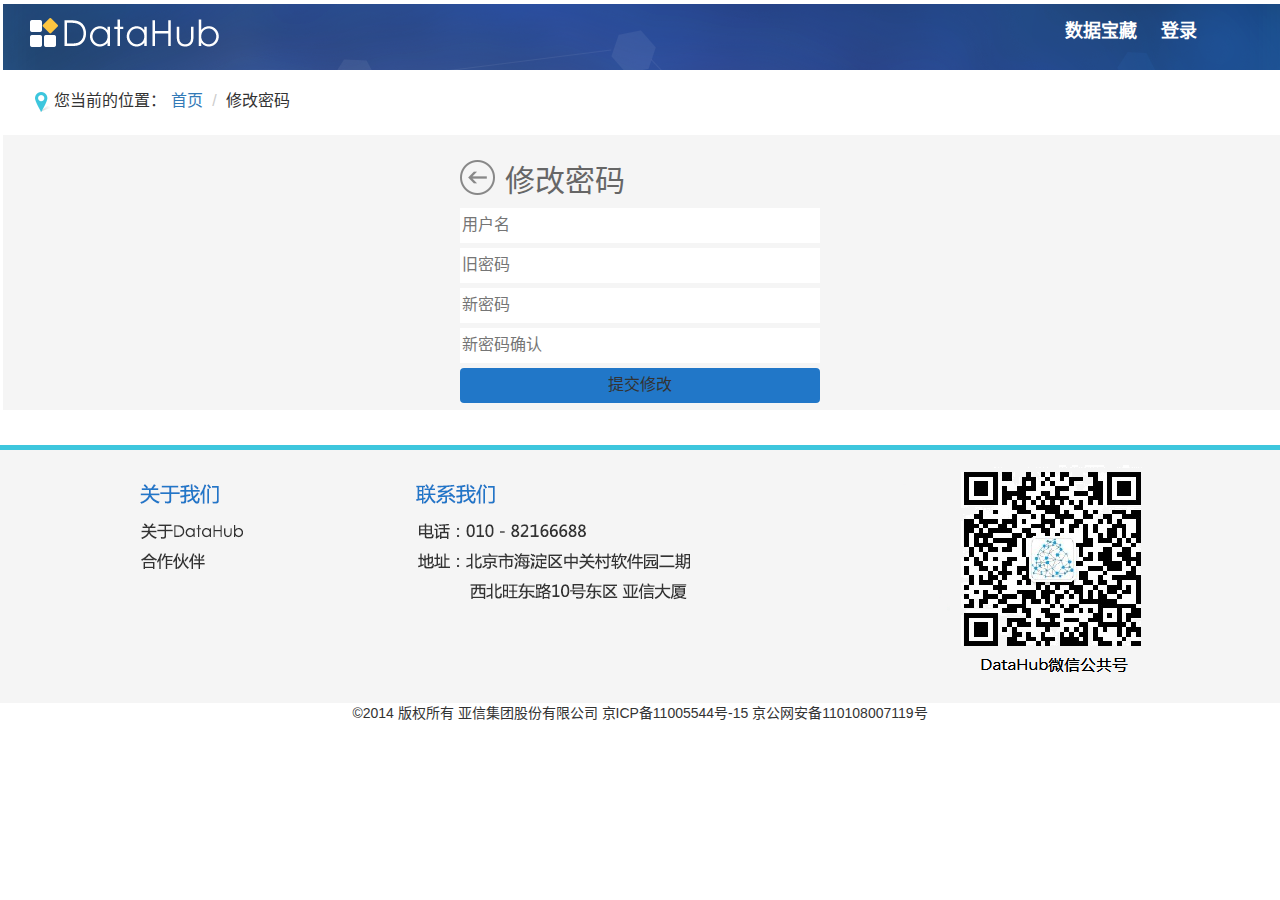
<file: src/src/main/webapp/editpass.html>
﻿<!DOCTYPE html>
<html lang="zh-CN">
  <head>
     <meta charset="utf-8">
    <meta http-equiv="X-UA-Compatible" content="IE=edge">
    <meta name="viewport" content="width=device-width, initial-scale=1">
    <!-- 上述3个meta标签*必须*放在最前面，任何其他内容都*必须*跟随其后！ -->
    <title>DataHub</title>
	<link href="assets/img/asiainfo-logo.ico" type="image/x-icon" rel="shortcut icon">
    <!-- Bootstrap -->
    <link href="assets/css/bootstrap.min.css" rel="stylesheet">
	<script type="text/javascript" src="assets/jquery/jquery-1.11.3.min.js"></script>
	<script type="text/javascript" src="assets/js/bootstrap.min.js"></script>
    <!-- HTML5 shim and Respond.js for IE8 support of HTML5 elements and media queries -->
    <!-- WARNING: Respond.js doesn't work if you view the page via file:// -->
    <!--[if lt IE 9]>
      <script src="//cdn.bootcss.com/html5shiv/3.7.2/html5shiv.min.js"></script>
      <script src="//cdn.bootcss.com/respond.js/1.4.2/respond.min.js"></script>
    <![endif]-->
    
    <style>
		body,button, input, select, textarea,h1 ,h2, h3, h4, h5, h6 {
			font-family: "Helvetica Neue",Helvetica,Arial,"Hiragino Sans GB","Hiragino Sans GB W3","Microsoft YaHei UI","Microsoft YaHei","WenQuanYi Micro Hei",sans-serif;
		}
		body {
			background-color: white;
		}
		.main-image-logo {
			position:absolute;
			left:30px;
			top:15px;
			padding-top: 3px;
		}
		
		.main-baozang {
			position:absolute;
			right:130px;
			top:15px;
			font-size:18px;
			color:white;
			padding-top: 3px;
			font-weight:bold;
		}
		.main-baozang:hover{
			background-color:#4b90d1;
			text-decoration:none; 
			opacity:0.9;
		}
		.main-login {
			top:15px;
			position:absolute;
			right:70px;
			font-size:18px;
			color:white;
			font-weight:bold;
			padding-top: 3px;
		}
		.main-login:hover{
			background-color:#4b90d1;
			text-decoration:none; 
			opacity:0.9;
		}
		.main-image-0 {
			padding-top: 3px;
			padding-left: 3px;
			padding-right: 3px;
		}
		.main-nav-bg {
			height:65px;
			width:1280px;
			background-color:white;
			margin-left: 3px;
		}
		.main-nav {
			top:90px;
			left:35px;
			position:absolute;
			font-size:16px;
			color:#333333;
		}
		.main-form-bg {
			height:275px;
			width:1280px;
			background-color:#f5f5f5;
			margin-left: 3px;
		}
		.main-form-bottom-bg {
			height:35px;
			width:1280px;
			background-color:white;
			margin-left: 3px;
		}
		.login-form {
			top:160px;
			left:460px;
			position:absolute;
			font-size:16px;
			color:#333333;
		}
		.login-title {
			font-size:30px;
			color:#666666;
		}
		.login-title a{
			margin-right:10px;
			background:url(assets/img/back.png);
		}
		.login-title #icon{
			float: left;
			width:35px;
			height:35px;
			margin-right:10px;
			background:url(assets/img/back.png) no-repeat;
		}
		.login-title #icon:hover{
			background:url(assets/img/back_hover.png) no-repeat;
		}
		.email-add{
			width:360px;
			height:170px;
			background-color:#ffffff;
			border:1px #e5e5e5;
		}
		.email-content{
			font-size:24px;
			color:#000000;
			left: 50px;
		    position: relative;
		    top: -120px;
		}
		.email-content a{
			margin-top:40px;
			color:#f06269;
		}
		#user_login,#old_pwd,#new_pwd,#new_pwd_confirm,#submitdiv{
			background-color: #ffffff;
		    border: 1px none;
		    height: 35px;
		    margin-top: 5px;
		    margin-bottom: 5px;
		    width: 360px;
		}
		#user_login input,#old_pwd input,#new_pwd input,#new_pwd_confirm input,#submitdiv input{
		    border: 0px;
		     height: 35px;
    		width: 360px;
		}
		#editpass{
			background-color: #2177c8;
		    font-size: 16px;
		    height: 40px;
		    width: 360px;
		}
	</style>
</head>
<body>
	
	<a class="main-image-logo" >
		<img class="img-responsive" alt="" src="assets/img/logo.png">
	</a>
	<a type="button" class="btn btn-link main-baozang">数据宝藏</a>
	<a type="button" href="login.html" class="btn btn-link main-login">登录</a>
	
	<div class="main-image-0">
		<img alt="" src="assets/img/header.png">
	</div>
	
	<div class="main-nav-bg" ></div>
	<div class="main-nav" ><img alt="" src="assets/img/location.png">&nbsp;您当前的位置：
		<span class="breadcrumb" style="background-color:white;padding:0px">
	  		<li><a href="index.html">首页</a></li>
	  		<li>修改密码</li>
		</span>
	</div>
	
	<div class="main-form-bg" ></div>
	<div class="main-form-bottom-bg" ></div>
	
	
	<form class="login-form" method="post" action="">
		<div class="login-title"><a id="icon" href="login.html"></a><span>修改密码</span></div>
		
		<div id="user_login">
    		<input name="loginName" type="text" placeholder="用户名"></input>
    	</div>
		<div id="old_pwd">
    		<input name="old_pwd" class="" type="password" placeholder="旧密码"></input>
    	</div>
    	<div id="new_pwd">
    		<input name="new_pwd" class="" type="password" placeholder="新密码"></input>
    	</div>
    	<div id="new_pwd_confirm">
    		<input name="new_pwd_confirm" class="" type="password" placeholder="新密码确认"></input>
    	</div>
    	<div id="submitdiv">
    		<input id="editpass" type="button" class="btn btn-default" value="提交修改">
        </div>
        
	</form>
    
    
	<div class="main-image-1">
		<img alt="" src="assets/img/6.png">
	</div>
	<div class="container">
		<footer>
			<div align="center">
				<p>©2014 版权所有 亚信集团股份有限公司 京ICP备11005544号-15 京公网安备110108007119号</p>
			</div>
	    </footer>
	</div>
  </body>
  <script type="text/javascript">
  $(function(){
	  $("#editpass").click(function(){
		  var data = {};
		  data.loginName = $("input[name=loginName]").val();
		  data.pwd = $("input[name=old_pwd]").val();
		  data.newPwd = $("input[name=new_pwd]").val();
		  data.new_pwd_confirm=$("input[name=new_pwd_confirm]").val();
		  if (data.newPwd == data.new_pwd_confirm) {
			  $.post("datahub/userAction!changePwd.action",data,function(result) {
				  console.info(result);
			  },"json");
		  }else{
			  alert("确认密码错误！");
		  }
	  });
  });
  //
  </script>
</html>
</file>
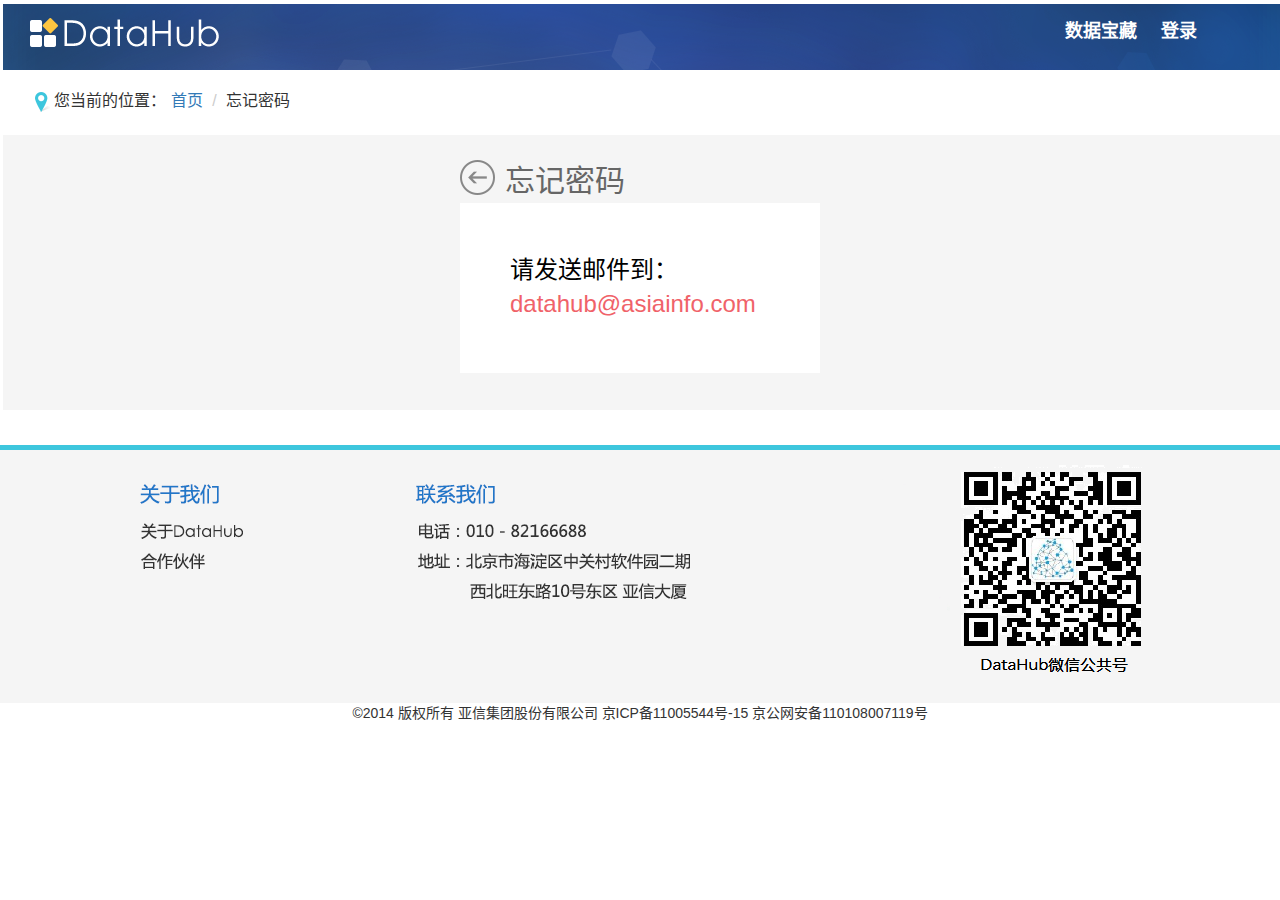
<file: src/src/main/webapp/forgetpass.html>
﻿<!DOCTYPE html>
<html lang="zh-CN">
  <head>
     <meta charset="utf-8">
    <meta http-equiv="X-UA-Compatible" content="IE=edge">
    <meta name="viewport" content="width=device-width, initial-scale=1">
    <!-- 上述3个meta标签*必须*放在最前面，任何其他内容都*必须*跟随其后！ -->
    <title>DataHub</title>
	<link href="assets/img/asiainfo-logo.ico" type="image/x-icon" rel="shortcut icon">
    <!-- Bootstrap -->
    <link href="assets/css/bootstrap.min.css" rel="stylesheet">
	<script type="text/javascript" src="assets/jquery/jquery-1.11.3.min.js"></script>
	<script type="text/javascript" src="assets/js/bootstrap.min.js"></script>
    <!-- HTML5 shim and Respond.js for IE8 support of HTML5 elements and media queries -->
    <!-- WARNING: Respond.js doesn't work if you view the page via file:// -->
    <!--[if lt IE 9]>
      <script src="//cdn.bootcss.com/html5shiv/3.7.2/html5shiv.min.js"></script>
      <script src="//cdn.bootcss.com/respond.js/1.4.2/respond.min.js"></script>
    <![endif]-->
    
    <style>
		body,button, input, select, textarea,h1 ,h2, h3, h4, h5, h6 {
			font-family: "Helvetica Neue",Helvetica,Arial,"Hiragino Sans GB","Hiragino Sans GB W3","Microsoft YaHei UI","Microsoft YaHei","WenQuanYi Micro Hei",sans-serif;
		}
		body {
			background-color: white;
		}
		.main-image-logo {
			position:absolute;
			left:30px;
			top:15px;
			padding-top: 3px;
		}
		
		.main-baozang {
			position:absolute;
			right:130px;
			top:15px;
			font-size:18px;
			color:white;
			padding-top: 3px;
			font-weight:bold;
		}
		.main-baozang:hover{
			background-color:#4b90d1;
			text-decoration:none; 
			opacity:0.9;
		}
		.main-login {
			top:15px;
			position:absolute;
			right:70px;
			font-size:18px;
			color:white;
			font-weight:bold;
			padding-top: 3px;
		}
		.main-login:hover{
			background-color:#4b90d1;
			text-decoration:none; 
			opacity:0.9;
		}
		.main-image-0 {
			padding-top: 3px;
			padding-left: 3px;
			padding-right: 3px;
		}
		.main-nav-bg {
			height:65px;
			width:1280px;
			background-color:white;
			margin-left: 3px;
		}
		.main-nav {
			top:90px;
			left:35px;
			position:absolute;
			font-size:16px;
			color:#333333;
		}
		.main-form-bg {
			height:275px;
			width:1280px;
			background-color:#f5f5f5;
			margin-left: 3px;
		}
		.main-form-bottom-bg {
			height:35px;
			width:1280px;
			background-color:white;
			margin-left: 3px;
		}
		.login-form {
			top:160px;
			left:460px;
			position:absolute;
			font-size:16px;
			color:#333333;
		}
		.login-title {
			font-size:30px;
			color:#666666;
		}
		.login-title a{
			margin-right:10px;
			background:url(assets/img/back.png);
		}
		.login-title #icon{
			float: left;
			width:35px;
			height:35px;
			margin-right:10px;
			background:url(assets/img/back.png) no-repeat;
		}
		.login-title #icon:hover{
			background:url(assets/img/back_hover.png) no-repeat;
		}
		.email-add{
			width:360px;
			height:170px;
			background-color:#ffffff;
			border:1px #e5e5e5;
		}
		.email-content{
			font-size:24px;
			color:#000000;
			left: 50px;
		    position: relative;
		    top: -120px;
		}
		.email-content a{
			margin-top:40px;
			color:#f06269;
		}
	</style>
</head>
<body>
	
	<a class="main-image-logo" >
		<img class="img-responsive" alt="" src="assets/img/logo.png">
	</a>
	<a type="button" class="btn btn-link main-baozang">数据宝藏</a>
	<a type="button" href="login.html" class="btn btn-link main-login">登录</a>
	
	<div class="main-image-0">
		<img alt="" src="assets/img/header.png">
	</div>
	
	<div class="main-nav-bg" ></div>
	<div class="main-nav" ><img alt="" src="assets/img/location.png">&nbsp;您当前的位置：
		<span class="breadcrumb" style="background-color:white;padding:0px">
	  		<li><a href="index.html">首页</a></li>
	  		<li>忘记密码</li>
		</span>
	</div>
	
	<div class="main-form-bg" ></div>
	<div class="main-form-bottom-bg" ></div>
	
	<form class="login-form" method="post" action="">
		<div class="login-title"><a id="icon" href="login.html"></a><span>忘记密码</span></div>
		<div class="email-add">
		</div>
		<div class="email-content">
			<div >
				请发送邮件到：
			</div>
			<a href="mailto:datahub@asiainfo.com">datahub@asiainfo.com</a>
		</div>
	</form>
	<div class="main-image-1">
		<img alt="" src="assets/img/6.png">
	</div>
	<div class="container">
		<footer>
			<div align="center">
				<p>©2014 版权所有 亚信集团股份有限公司 京ICP备11005544号-15 京公网安备110108007119号</p>
			</div>
	    </footer>
	</div>
  </body>
  <script type="text/javascript">
  </script>
</html>
</file>
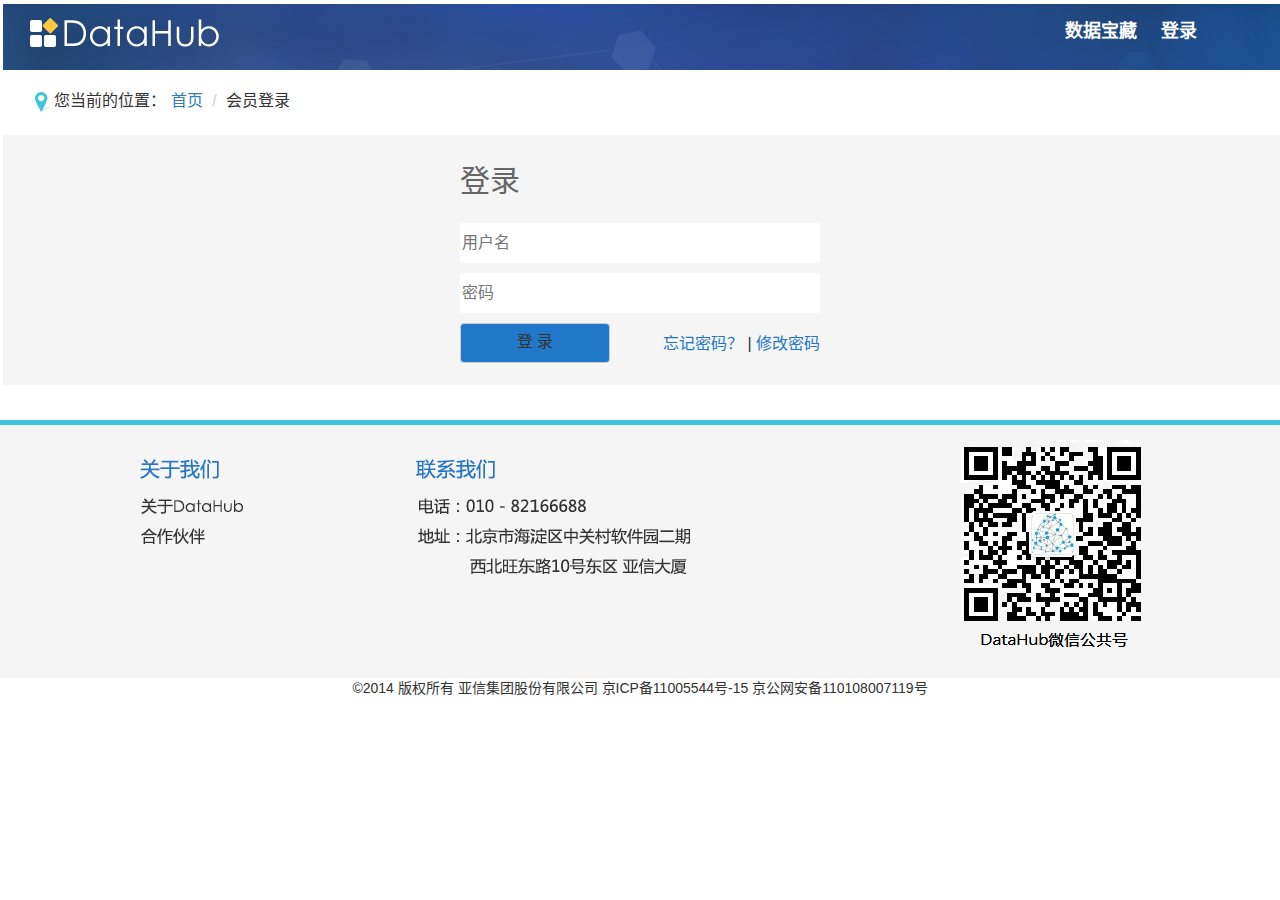
<file: src/src/main/webapp/login.html>
﻿<!DOCTYPE html>
<html lang="zh-CN">
  <head>
     <meta charset="utf-8">
    <meta http-equiv="X-UA-Compatible" content="IE=edge">
    <meta name="viewport" content="width=device-width, initial-scale=1">
    <!-- 上述3个meta标签*必须*放在最前面，任何其他内容都*必须*跟随其后！ -->
    <title>DataHub</title>
	<link href="assets/img/asiainfo-logo.ico" type="image/x-icon" rel="shortcut icon">
    <!-- Bootstrap -->
    <link href="assets/css/bootstrap.min.css" rel="stylesheet">
	<script type="text/javascript" src="assets/jquery/jquery-1.11.3.min.js"></script>
	<script type="text/javascript" src="assets/js/bootstrap.min.js"></script>
    <!-- HTML5 shim and Respond.js for IE8 support of HTML5 elements and media queries -->
    <!-- WARNING: Respond.js doesn't work if you view the page via file:// -->
    <!--[if lt IE 9]>
      <script src="//cdn.bootcss.com/html5shiv/3.7.2/html5shiv.min.js"></script>
      <script src="//cdn.bootcss.com/respond.js/1.4.2/respond.min.js"></script>
    <![endif]-->
    
    <style>
		body,button, input, select, textarea,h1 ,h2, h3, h4, h5, h6 {
			font-family: "Helvetica Neue",Helvetica,Arial,"Hiragino Sans GB","Hiragino Sans GB W3","Microsoft YaHei UI","Microsoft YaHei","WenQuanYi Micro Hei",sans-serif;
		}
		body {
			background-color: white;
		}
		.main-image-logo {
			position:absolute;
			left:30px;
			top:15px;
			padding-top: 3px;
		}
		
		.main-baozang {
			position:absolute;
			right:130px;
			top:15px;
			font-size:18px;
			color:white;
			padding-top: 3px;
			font-weight:bold;
		}
		.main-baozang:hover{
			background-color:#4b90d1;
			text-decoration:none; 
			opacity:0.9;
		}
		.main-login {
			top:15px;
			position:absolute;
			right:70px;
			font-size:18px;
			color:white;
			font-weight:bold;
			padding-top: 3px;
		}
		.main-login:hover{
			background-color:#4b90d1;
			text-decoration:none; 
			opacity:0.9;
		}
		.main-image-0 {
			padding-top: 3px;
			padding-left: 3px;
			padding-right: 3px;
		}
		.main-nav-bg {
			height:65px;
			width:1280px;
			background-color:white;
			margin-left: 3px;
		}
		.main-nav {
			top:90px;
			left:35px;
			position:absolute;
			font-size:16px;
			color:#333333;
		}
		.main-form-bg {
			height:250px;
			width:1280px;
			background-color:#f5f5f5;
			margin-left: 3px;
		}
		.main-form-bottom-bg {
			height:35px;
			width:1280px;
			background-color:white;
			margin-left: 3px;
		}
		.login-form {
			top:160px;
			left:460px;
			position:absolute;
			font-size:16px;
			color:#333333;
		}
		.login-title {
			font-size:30px;
			color:#666666;
			margin-bottom:20px;
		}
		#user_login input,#user_pwd input{
			border:0px;
			 height: 40px;
    width: 360px;
		}
		#user_login{
/* 			background: url(assets/img/user.png); 
			no-repeat scroll 6px center / 22px 22px #fff;*/
			height: 40px;
    		width: 360px;
    		background-color:#ffffff;
    		border:1px;
		}
		#user_pwd{
    		margin-top:10px;
    		border:1px;
/* 			background: url(assets/img/pass.png); 
			no-repeat scroll 6px center / 22px 22px #fff;*/
			height: 40px;
    		width: 360px;
    		background-color: #ffffff;
		}
		#submit{
			width:150px;
			height:40px;
			background-color:#2177c8;
			font-size:16px;
			font-color:#ffffff;
		}
		#submit:hover{
			background-color:#4b90d1;
		}
		#forgetpwd,#editpwd{
			font-size:16px;
			color:#2177c8;
		}
	</style>
</head>
<body>
	
	<a class="main-image-logo" >
		<img class="img-responsive" alt="" src="assets/img/logo.png">
	</a>
	<a type="button" class="btn btn-link main-baozang">数据宝藏</a>
	<a type="button" href="login.html" class="btn btn-link main-login">登录</a>
	
	<div class="main-image-0">
		<img alt="" src="assets/img/header.png">
	</div>
	
	<div class="main-nav-bg" ></div>
	<div class="main-nav" ><img alt="" src="assets/img/location.png">&nbsp;您当前的位置：
		<span class="breadcrumb" style="background-color:white;padding:0px">
	  		<li><a href="index.html">首页</a></li>
	  		<li>会员登录</li>
		</span>
	</div>
	
	<div class="main-form-bg" ></div>
	<div class="main-form-bottom-bg" ></div>
    <form class="login-form" method="post" action="">
    	<div class="login-title">登录</div>
    	<div id="user_login">
    		<input name="loginName" type="text" placeholder="用户名"></input>
    	</div>
    	<div id="user_pwd">
    		<input name="pwd" class="" type="password" placeholder="密码"></input>
    	</div>
    	<div style="margin-top:10px;">
    		<input id="submit" type="button" class="btn btn-default" value="登 录">
            <div style="margin-top:10px" class="pull-right" ><a id="forgetpwd" href="forgetpass.html">忘记密码？</a>&nbsp;|&nbsp;<a id="editpwd" href="editpass.html">修改密码</a></div>
        </div>
    </form>
	<div class="main-image-1">
		<img alt="" src="assets/img/6.png">
	</div>
	<div class="container">
		<footer>
			<div align="center">
				<p>©2014 版权所有 亚信集团股份有限公司 京ICP备11005544号-15 京公网安备110108007119号</p>
			</div>
	    </footer>
	</div>
  </body>
  <script type="text/javascript">
  $(function(){
	  $("#submit").click(function(){
		  var data = {};
		  data.loginName=$("input[name=loginName]").val();
		  data.pwd=$("input[name=pwd]").val();
		  $.post("datahub/userAction!login.action",data,function(result) {
			  console.info(result);
			  if(result.status==1){
				  console.debug("success");
				  username = data.loginName;
				  window.location = "index.jsp";//需要从后台获取用户名来渲染首页 这里有可能是一个action的地址
			  }else{
				  alert(result.result);
			  }
		  },"json");
	  });
  });
  //
  </script>
</html>
</file>
